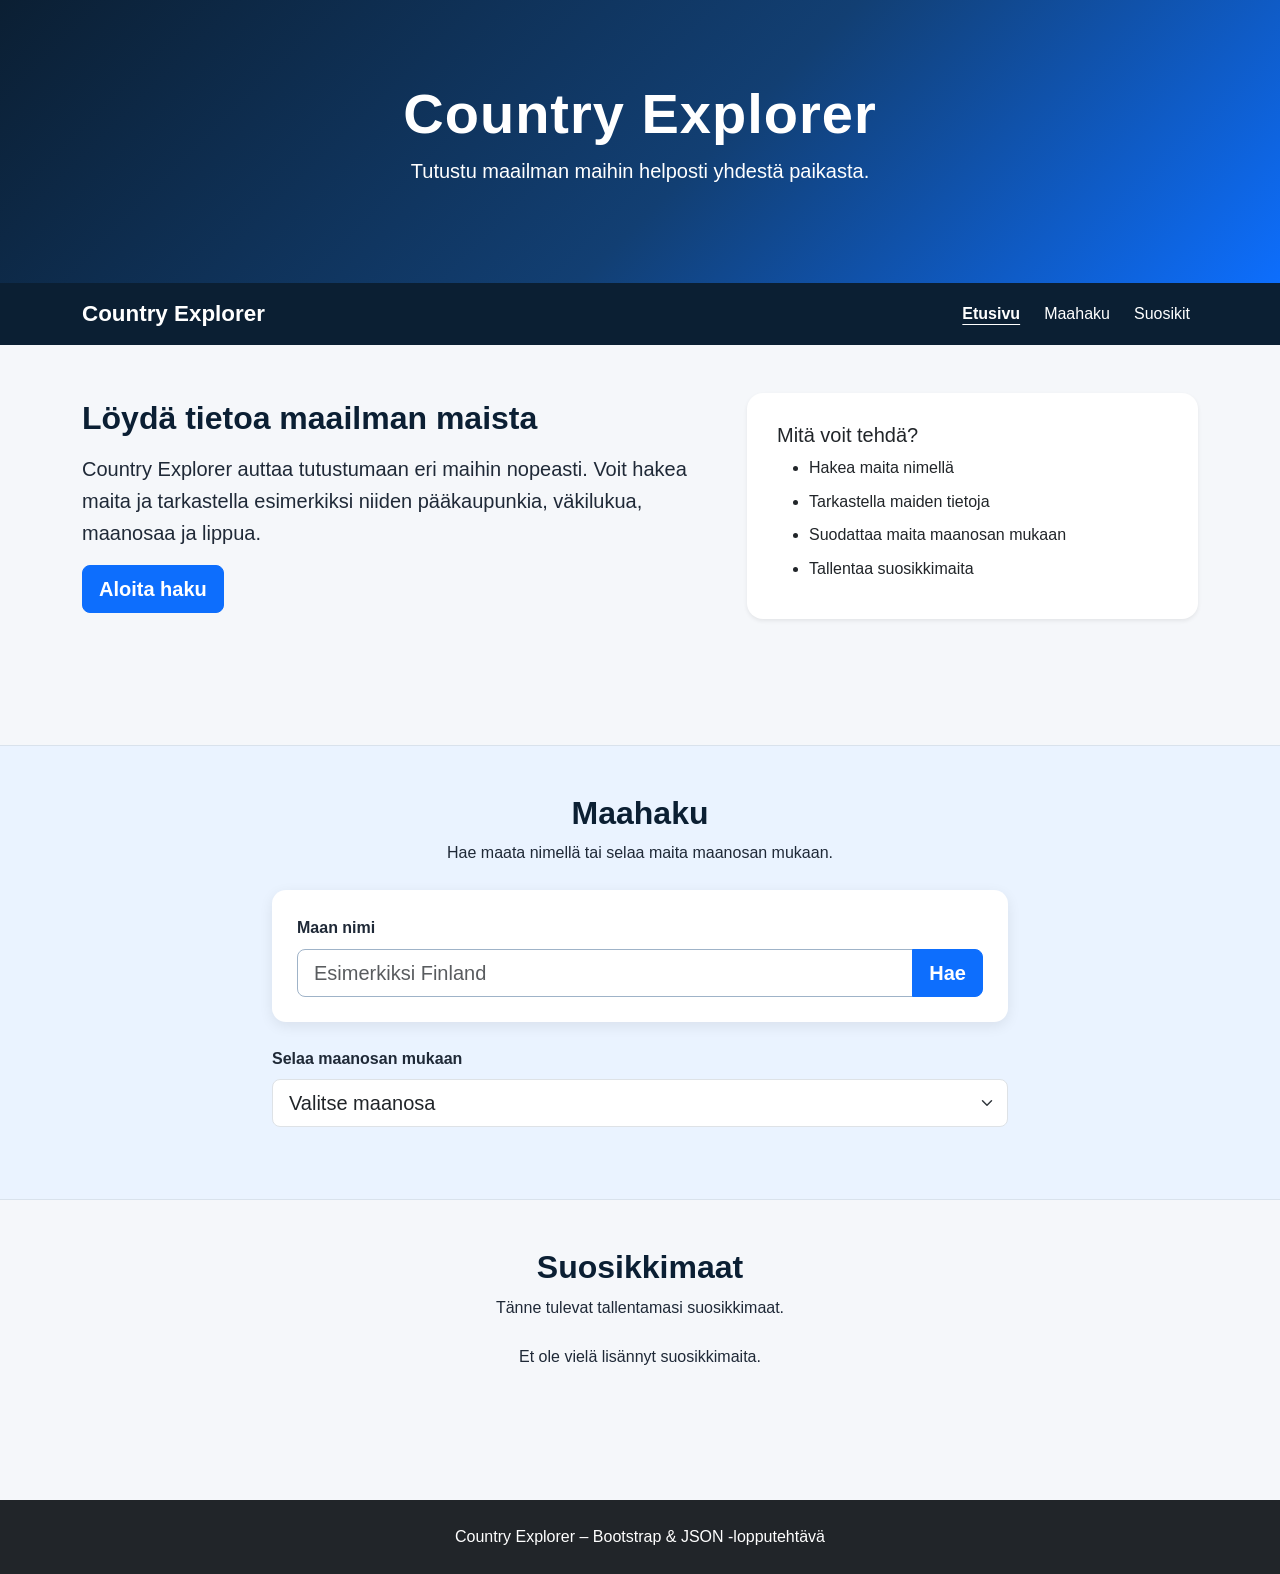
<file: lopputehtava/index.html>
<!doctype html>
<html lang="fi">

<head>
  <meta charset="utf-8">
  <meta name="viewport" content="width=device-width, initial-scale=1">

  <title>Country Explorer</title>

  <!-- Bootstrap 5 -->
  <link
    href="https://cdn.jsdelivr.net/npm/bootstrap@5.3.8/dist/css/bootstrap.min.css"
    rel="stylesheet">

  <!-- Oma CSS -->
  <link rel="stylesheet" href="styles.css">
</head>

<body>

  <!-- Yläosa -->
  <header class="p-5 text-white text-center hero">
    <div class="container">

      <h1 class="display-4 fw-bold">
        Country Explorer
      </h1>

      <p class="lead">
        Tutustu maailman maihin helposti yhdestä paikasta.
      </p>

    </div>
  </header>


  <!-- Navigaatio -->
  <nav class="navbar navbar-expand-lg navbar-dark bg-dark">
    <div class="container">

      <a
        class="navbar-brand fw-bold"
        href="index.html">
        Country Explorer
      </a>

      <!-- Hampurilaispainike -->
      <button
        class="navbar-toggler"
        type="button"
        data-bs-toggle="collapse"
        data-bs-target="#navbarNav"
        aria-controls="navbarNav"
        aria-expanded="false"
        aria-label="Avaa navigaatio">

        <span class="navbar-toggler-icon"></span>
      </button>

      <!-- Navigaation linkit -->
      <div
        class="collapse navbar-collapse"
        id="navbarNav">

        <ul class="navbar-nav ms-auto">

          <li class="nav-item">
            <a
              class="nav-link active"
              href="#etusivu">
              Etusivu
            </a>
          </li>

          <li class="nav-item">
            <a
              class="nav-link"
              href="#haku">
              Maahaku
            </a>
          </li>

          <li class="nav-item">
            <a
              class="nav-link"
              href="#suosikit">
              Suosikit
            </a>
          </li>

        </ul>

      </div>

    </div>
  </nav>


  <!-- Pääsisältö -->
  <main>

    <!-- Esittely -->
    <section
      id="etusivu"
      class="container py-5">

      <div class="row align-items-center">

        <div class="col-lg-7">

          <h2 class="mb-3">
            Löydä tietoa maailman maista
          </h2>

          <p class="lead">
            Country Explorer auttaa tutustumaan eri maihin nopeasti.
            Voit hakea maita ja tarkastella esimerkiksi niiden
            pääkaupunkia, väkilukua, maanosaa ja lippua.
          </p>

          <a
            href="#haku"
            class="btn btn-primary btn-lg">
            Aloita haku
          </a>

        </div>

        <div class="col-lg-5 mt-4 mt-lg-0">

          <div class="card shadow-sm">

            <div class="card-body">

              <h3 class="h5">
                Mitä voit tehdä?
              </h3>

              <ul class="mb-0">
                <li>Hakea maita nimellä</li>
                <li>Tarkastella maiden tietoja</li>
                <li>Suodattaa maita maanosan mukaan</li>
                <li>Tallentaa suosikkimaita</li>
              </ul>

            </div>

          </div>

        </div>

      </div>

    </section>


    <!-- Maahaku -->
    <section
      id="haku"
      class="search-section py-5">

      <div class="container">

        <div class="text-center mb-4">

          <h2>
            Maahaku
          </h2>

          <p>
            Hae maata nimellä tai selaa maita maanosan mukaan.
          </p>

        </div>

        <div class="row justify-content-center">

          <div class="col-lg-8">

            <!-- Maan hakeminen nimellä -->
            <form id="hakuForm">

              <label
                for="maaHaku"
                class="form-label">
                Maan nimi
              </label>

              <div class="input-group input-group-lg">

                <input
                  type="text"
                  class="form-control"
                  id="maaHaku"
                  placeholder="Esimerkiksi Finland">

                <button
                  class="btn btn-primary"
                  type="submit">
                  Hae
                </button>

              </div>

            </form>


            <!-- UUSI: Maanosasuodatus -->
            <div class="mt-4">

              <label
                for="maanosaSuodatin"
                class="form-label">
                Selaa maanosan mukaan
              </label>

              <select
                id="maanosaSuodatin"
                class="form-select form-select-lg">

                <option value="" selected>
                  Valitse maanosa
                </option>

                <option value="Europe">
                  Eurooppa
                </option>

                <option value="Asia">
                  Aasia
                </option>

                <option value="Africa">
                  Afrikka
                </option>

                <option value="Americas">
                  Amerikka
                </option>

                <option value="Oceania">
                  Oseania
                </option>

              </select>

            </div>

          </div>

        </div>


        <!-- JSON-hakutulokset näytetään tässä -->
        <div
          id="hakutulokset"
          class="row g-4 mt-4"
          aria-live="polite">
        </div>

      </div>

    </section>


    <!-- Suosikit -->
    <section
      id="suosikit"
      class="container py-5">

      <div class="text-center mb-4">

        <h2>
          Suosikkimaat
        </h2>

        <p>
          Tänne tulevat tallentamasi suosikkimaat.
        </p>

      </div>

      <!-- Tallennetut suosikkimaat -->
      <div
        id="suosikkiLista"
        class="row g-4">
      </div>

    </section>

  </main>


  <!-- Bootstrap Modal: maan lisätiedot -->
  <div
    class="modal fade"
    id="maanTiedotModal"
    tabindex="-1"
    aria-labelledby="modalOtsikko"
    aria-hidden="true">

    <div class="modal-dialog modal-lg modal-dialog-centered modal-dialog-scrollable">

      <div class="modal-content">

        <!-- Modal-ikkunan otsikko -->
        <div class="modal-header">

          <h2
            class="modal-title fs-5"
            id="modalOtsikko">
            Maan lisätiedot
          </h2>

          <button
            type="button"
            class="btn-close"
            data-bs-dismiss="modal"
            aria-label="Sulje">
          </button>

        </div>

        <!-- Lisätiedot lisätään JavaScriptillä -->
        <div
          class="modal-body"
          id="modalSisalto">

          <p>Valitse maa nähdäksesi lisätiedot.</p>

        </div>

        <!-- Modal-ikkunan alapainike -->
        <div class="modal-footer">

          <button
            type="button"
            class="btn btn-secondary"
            data-bs-dismiss="modal">
            Sulje
          </button>

        </div>

      </div>

    </div>

  </div>


  <!-- Alatunniste -->
  <footer class="bg-dark text-white text-center py-4">

    <div class="container">

      <p class="mb-0">
        Country Explorer – Bootstrap & JSON -lopputehtävä
      </p>

    </div>

  </footer>


  <!-- Bootstrap JavaScript -->
  <script
    src="https://cdn.jsdelivr.net/npm/bootstrap@5.3.8/dist/js/bootstrap.bundle.min.js">
  </script>

  <!-- Oma JavaScript -->
  <script src="script.js?v=3"></script>

</body>

</html>
</file>
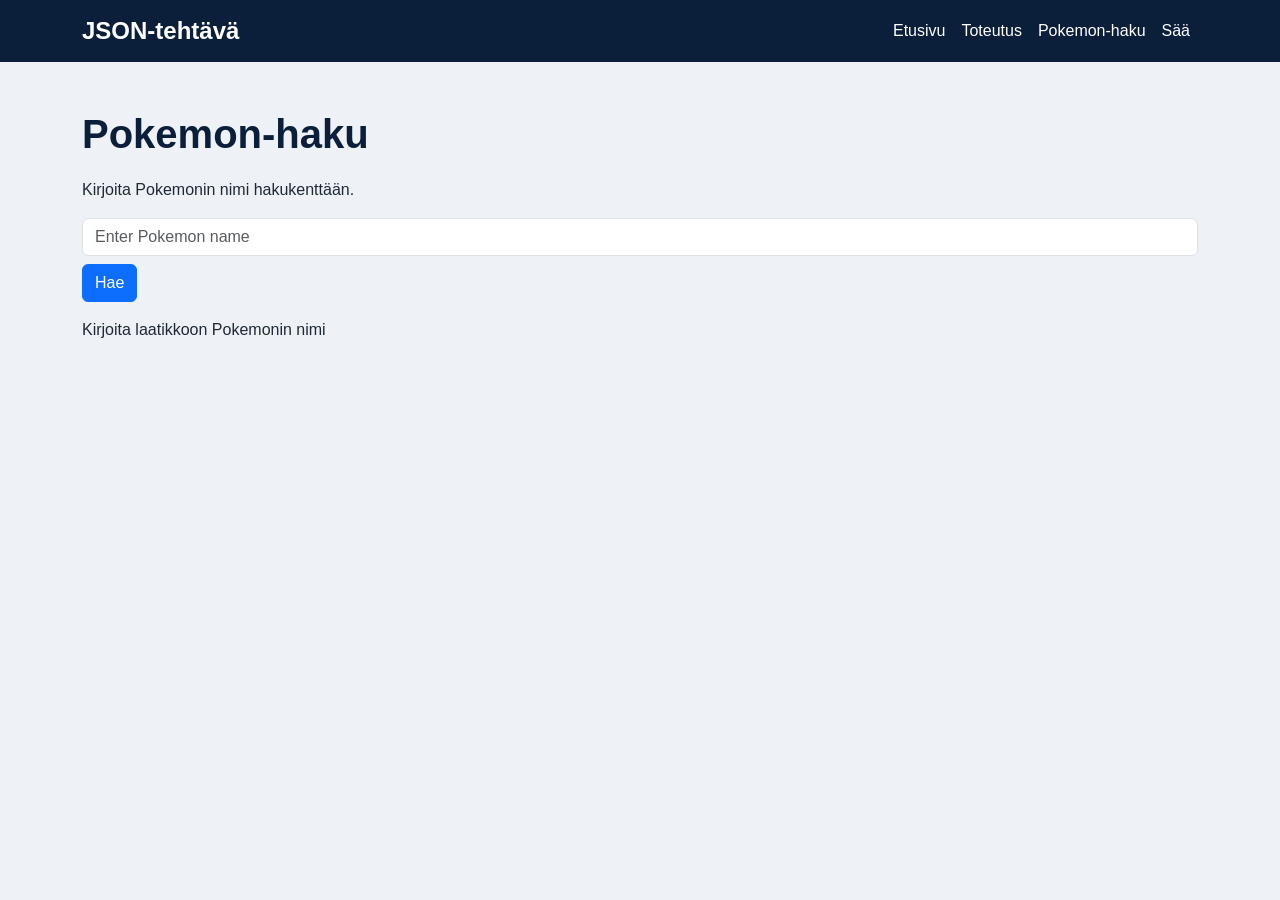
<file: JSON/poke.html>
<!doctype html>
<html lang="fi">

<head>
  <meta charset="utf-8">
  <meta name="viewport" content="width=device-width, initial-scale=1">

  <title>Pokemon-haku</title>

  <!-- Bootstrap CSS -->
  <link
    href="https://cdn.jsdelivr.net/npm/bootstrap@5.3.8/dist/css/bootstrap.min.css"
    rel="stylesheet">

  <!-- Oma CSS -->
  <link rel="stylesheet" href="styles.css">
</head>

<body>

  <!-- Navigaatio -->
  <nav class="navbar navbar-expand-lg navbar-dark">
    <div class="container">

      <a class="navbar-brand" href="index.html">JSON-tehtävä</a>

      <!-- Hampurilaispainike -->
      <button
        class="navbar-toggler"
        type="button"
        data-bs-toggle="collapse"
        data-bs-target="#navbarNav"
        aria-controls="navbarNav"
        aria-expanded="false"
        aria-label="Avaa navigaatio">

        <span class="navbar-toggler-icon"></span>
      </button>

      <!-- Navigaation linkit -->
      <div class="collapse navbar-collapse" id="navbarNav">
        <ul class="navbar-nav ms-auto">

          <li class="nav-item">
            <a class="nav-link" href="index.html">
              Etusivu
            </a>
          </li>

          <li class="nav-item">
            <a class="nav-link" href="toteutus.html">
              Toteutus
            </a>
          </li>

          <li class="nav-item">
            <a
              class="nav-link active"
              href="poke.html"
              aria-current="page">
              Pokemon-haku
            </a>
          </li>

          <li class="nav-item">
            <a class="nav-link" href="saa.html">
              Sää
            </a>
          </li>

        </ul>
      </div>

    </div>
  </nav>


  <!-- Sivun pääsisältö -->
  <main class="container my-5">

    <h1>Pokemon-haku</h1>

    <p>
      Kirjoita Pokemonin nimi hakukenttään.
    </p>

    <!-- Pokemonin hakukenttä -->
    <div class="mb-3">

      <input
        type="text"
        id="pokemonName"
        class="form-control mb-2"
        placeholder="Enter Pokemon name">

      <button
        type="button"
        class="btn btn-primary"
        onclick="poke()">
        Hae
      </button>

    </div>


    <!-- Pokemonin nimi näytetään tässä -->
    <div id="nimi">
      Kirjoita laatikkoon Pokemonin nimi
    </div>

    <!-- Pokemonin kuva näytetään tässä -->
    <div id="kuva2"></div>

    <!-- Käännä-painike tulee tähän vasta haun jälkeen -->
    <div id="kaannaAlue" class="my-3"></div>

    <!-- Pokemonin lisätiedot tulevat tähän käännön jälkeen -->
    <div id="lisatiedot"></div>

  </main>


  <!-- Bootstrap JavaScript -->
  <script
    src="https://cdn.jsdelivr.net/npm/bootstrap@5.3.8/dist/js/bootstrap.bundle.min.js">
  </script>


  <!-- Pokemon-haun JavaScript -->
  <script>

    // Tänne tallennetaan viimeksi haettu Pokemon
    let nykyinenPokemon = null;


    // Funktiota kutsutaan Hae-painikkeesta
    function poke() {

      // Tallennetaan käyttäjän antama nimi
      let name = document
        .getElementById("pokemonName")
        .value
        .trim();

      // Tarkistetaan, ettei hakukenttä ole tyhjä
      if (name === "") {

        document.getElementById("nimi").innerHTML =
          "<p>Kirjoita ensin Pokemonin nimi.</p>";

        return;
      }


      // Muutetaan nimi pieniksi kirjaimiksi API-hakua varten
      const pokeName = name.toLowerCase();


      // Haetaan Pokemonin tiedot PokeAPI:sta
      fetch(`https://pokeapi.co/api/v2/pokemon/${pokeName}`)

        // Tarkistetaan, onnistuiko haku
        .then(function(response) {

          if (!response.ok) {
            throw new Error("Pokemonia ei löytynyt");
          }

          return response.json();
        })

        // Välitetään JSON-vastaus pokekuva-funktiolle
        .then(function(responseJson) {
          pokekuva(responseJson, name);
        })

        // Jos haussa tapahtuu virhe
        .catch(function(error) {

          document.getElementById("nimi").innerHTML =
            "<p>Pokemonia ei löytynyt.</p>";

          document.getElementById("kuva2").innerHTML = "";
          document.getElementById("kaannaAlue").innerHTML = "";
          document.getElementById("lisatiedot").innerHTML = "";

        });

    }


    // Näytetään haetun Pokemonin nimi ja etupuolen kuva
    function pokekuva(obj, name) {

      // Tallennetaan haettu Pokemon myöhempää käyttöä varten
      nykyinenPokemon = obj;

      // Tallennetaan Pokemonin etupuolen kuvan osoite
      let pokeurl = obj.sprites.front_default;

      // Näytetään Pokemonin kuva
      document.getElementById("kuva2").innerHTML =
        '<img src="' +
        pokeurl +
        '" alt="' +
        name +
        '" class="img-fluid">';

      // Näytetään Pokemonin nimi
      document.getElementById("nimi").innerHTML =
        "<h2>" + name + "</h2>";

      // Lisätään Käännä-painike vasta onnistuneen haun jälkeen
      document.getElementById("kaannaAlue").innerHTML =
        '<button type="button" class="btn btn-secondary" onclick="kaanna()">Käännä</button>';

      // Tyhjennetään mahdollisen edellisen Pokemonin lisätiedot
      document.getElementById("lisatiedot").innerHTML = "";

      // Tyhjennetään hakukenttä
      document.getElementById("pokemonName").value = "";

    }


    // Käännetään Pokemon selkäpuolelle ja näytetään lisätiedot
    function kaanna() {

      // Tarkistetaan, että Pokemon on haettu
      if (nykyinenPokemon === null) {
        return;
      }


      // Haetaan Pokemonin selkäpuolen kuva
      let takaKuva = nykyinenPokemon.sprites.back_default;


      // Tarkistetaan, löytyykö selkäpuolen kuva
      if (takaKuva !== null) {

        document.getElementById("kuva2").innerHTML =
          '<img src="' +
          takaKuva +
          '" alt="Pokemon selkäpuolelta" class="img-fluid">';

      } else {

        document.getElementById("kuva2").innerHTML =
          "<p>Selkäpuolen kuvaa ei ole saatavilla.</p>";

      }


      // Selvitetään Pokemonin tyyppi tai tyypit
      let tyypit = "";

      for (let i = 0; i < nykyinenPokemon.types.length; i++) {

        tyypit += nykyinenPokemon.types[i].type.name;

        if (i < nykyinenPokemon.types.length - 1) {
          tyypit += ", ";
        }

      }


      // Näytetään kolme muuta Pokemonin ominaisuutta
      document.getElementById("lisatiedot").innerHTML = `
        <h3>Pokemonin ominaisuudet</h3>

        <p>
          <strong>Tyyppi:</strong>
          ${tyypit}
        </p>

        <p>
          <strong>Pituus:</strong>
          ${nykyinenPokemon.height}
        </p>

        <p>
          <strong>Paino:</strong>
          ${nykyinenPokemon.weight}
        </p>
      `;

    }

  </script>

</body>

</html>
</file>
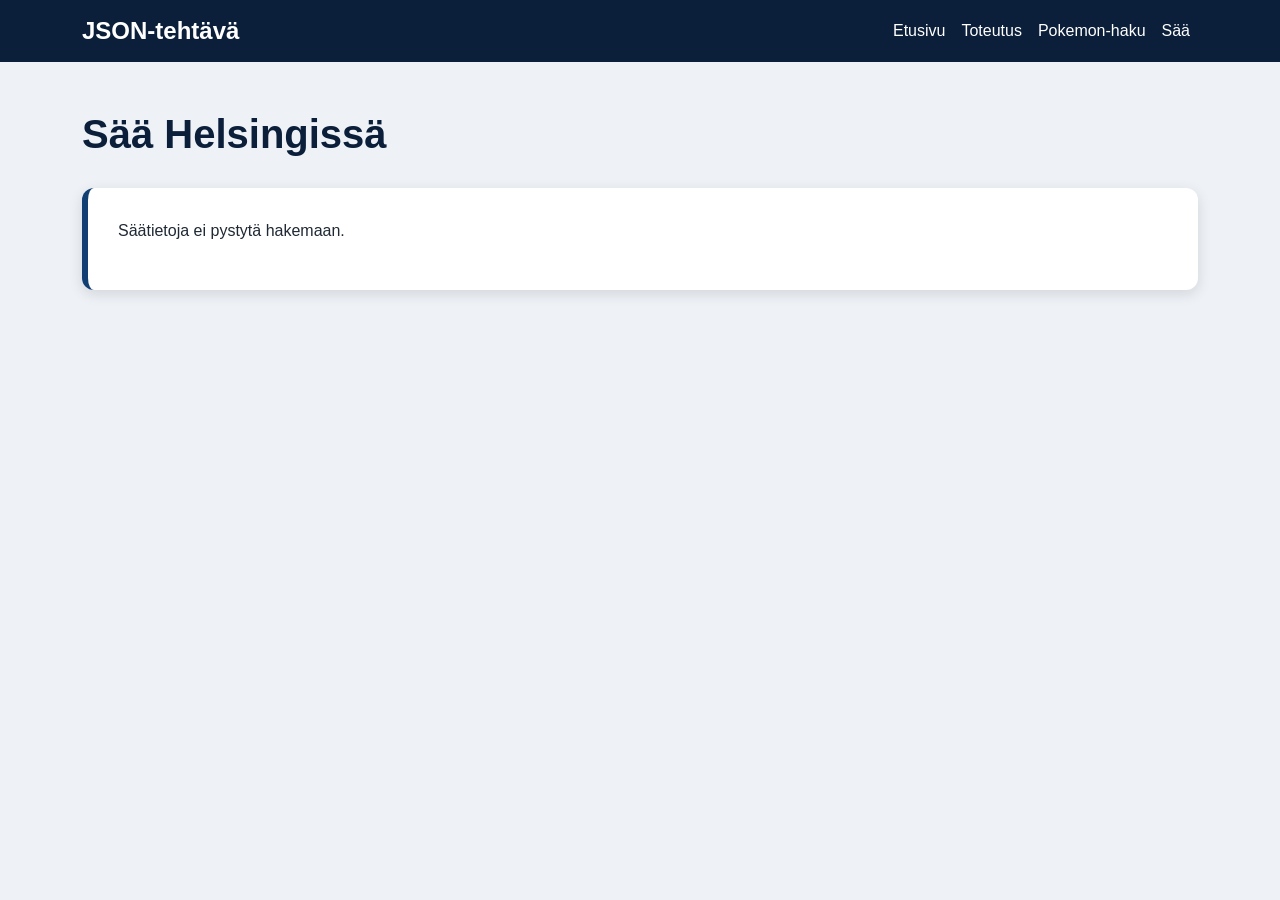
<file: JSON/saa.html>
<!doctype html>
<html lang="fi">

<head>
  <meta charset="utf-8">
  <meta name="viewport" content="width=device-width, initial-scale=1">

  <title>Sää Helsingissä</title>

  <!-- Bootstrap CSS -->
  <link
    href="https://cdn.jsdelivr.net/npm/bootstrap@5.3.8/dist/css/bootstrap.min.css"
    rel="stylesheet">

  <!-- Oma CSS -->
  <link rel="stylesheet" href="styles.css">
</head>

<body>

  <!-- Navigaatio -->
  <nav class="navbar navbar-expand-lg navbar-dark">
    <div class="container">

      <a class="navbar-brand" href="index.html">JSON-tehtävä</a>

      <!-- Hampurilaispainike -->
      <button
        class="navbar-toggler"
        type="button"
        data-bs-toggle="collapse"
        data-bs-target="#navbarNav"
        aria-controls="navbarNav"
        aria-expanded="false"
        aria-label="Avaa navigaatio">

        <span class="navbar-toggler-icon"></span>
      </button>

      <!-- Navigaation linkit -->
      <div class="collapse navbar-collapse" id="navbarNav">
        <ul class="navbar-nav ms-auto">

          <li class="nav-item">
            <a class="nav-link" href="index.html">
              Etusivu
            </a>
          </li>

          <li class="nav-item">
            <a class="nav-link" href="toteutus.html">
              Toteutus
            </a>
          </li>

          <li class="nav-item">
            <a class="nav-link" href="poke.html">
              Pokemon-haku
            </a>
          </li>

          <li class="nav-item">
            <a
              class="nav-link active"
              href="saa.html"
              aria-current="page">
              Sää
            </a>
          </li>

        </ul>
      </div>

    </div>
  </nav>


  <!-- Sivun pääsisältö -->
  <main class="container my-5">

    <h1>Sää Helsingissä</h1>

    <!-- Säätiedot näytetään tässä -->
    <div id="vastaus">
      <p>Säätietoja haetaan...</p>
    </div>

  </main>


  <!-- Bootstrap JavaScript -->
  <script
    src="https://cdn.jsdelivr.net/npm/bootstrap@5.3.8/dist/js/bootstrap.bundle.min.js">
  </script>


  <!-- Säätietojen haku -->
  <script>

    // OpenWeather API-avain
    const apiKey = "665ecd56dfc08dbb50feb8b8f5034e28";

    // Helsingin säätietojen API-osoite
    const url =
      `https://api.openweathermap.org/data/2.5/weather?id=658225&appid=${apiKey}&lang=fi&units=metric`;


    // Haetaan säätiedot OpenWeather-palvelusta
    fetch(url)

      // Muutetaan vastaus JSON-muodosta JavaScript-objektiksi
      .then(function(response) {

        if (!response.ok) {
          throw new Error("Säätietojen hakeminen epäonnistui");
        }

        return response.json();
      })

      // Välitetään säätiedot funktiolle
      .then(function(data) {
        naytaSaa(data);
      })

      // Jos haussa tapahtuu virhe
      .catch(function(error) {

        document.getElementById("vastaus").innerHTML =
          "<p>Säätietoja ei pystytä hakemaan.</p>";

      });


    // Näytetään säätiedot sivulla
    function naytaSaa(data) {

      // Haetaan kellonaika, jolloin sivu ladattiin
      const aika = new Date().toLocaleTimeString(
        "fi-FI",
        {
          hour: "2-digit",
          minute: "2-digit"
        }
      );


      // Haetaan sääikonin tunnus JSON-datasta
      const ikoni = data.weather[0].icon;

      // Muodostetaan sääikonin osoite
      const ikoniUrl =
        `https://openweathermap.org/img/wn/${ikoni}@2x.png`;


      // Rakennetaan sivulle näytettävä sisältö
      let tiedot = `
        <p>
          <strong>Sää kello ${aika}</strong>
        </p>

        <h2>Sää</h2>

        <p>
          ${data.weather[0].description}
        </p>

        <h2>Lämpötila</h2>

        <p>
          ${data.main.temp} °C
        </p>

        <h2>Tuuli</h2>

        <p>
          ${data.wind.speed} m/s
        </p>

        <h2>Sääkuva</h2>

        <img
          src="${ikoniUrl}"
          alt="${data.weather[0].description}">
      `;


      // Tulostetaan tiedot sivulle
      document.getElementById("vastaus").innerHTML = tiedot;
    }

  </script>

</body>

</html>
</file>
<file: lopputehtava/styles.css>
/* ------------------------------
   Country Explorer - oma ulkoasu
------------------------------ */

/* Sivuston värit */
:root {
  --dark-blue: #0b1f33;
  --blue: #0d6efd;
  --light-blue: #eaf3ff;
  --light-bg: #f5f7fa;
  --text-color: #1f2937;
  --white: #ffffff;
  --border-color: #d9e2ec;
}


/* ------------------------------
   Yleiset tyylit
------------------------------ */

html {
  scroll-behavior: smooth;
}

body {
  margin: 0;
  background-color: var(--light-bg);
  color: var(--text-color);
  font-family: Arial, Helvetica, sans-serif;
  line-height: 1.6;
}


/* ------------------------------
   Hero / sivun yläosa
------------------------------ */

.hero {
  background:
    linear-gradient(
      135deg,
      #0b1f33 0%,
      #123f73 55%,
      #0d6efd 100%
    );
  padding-top: 80px !important;
  padding-bottom: 80px !important;
}

.hero h1 {
  letter-spacing: 1px;
}

.hero p {
  max-width: 650px;
  margin-left: auto;
  margin-right: auto;
}


/* ------------------------------
   Navigaatio
------------------------------ */

.navbar {
  background-color: var(--dark-blue) !important;
}

.navbar-brand {
  font-size: 1.4rem;
}

.navbar .nav-link {
  color: #ffffff;
  margin-left: 8px;
}

.navbar .nav-link:hover,
.navbar .nav-link:focus {
  color: #b9d8ff;
}

.navbar .nav-link.active {
  color: #ffffff;
  font-weight: bold;
  text-decoration: underline;
  text-underline-offset: 5px;
}


/* ------------------------------
   Otsikot
------------------------------ */

h1,
h2,
h3 {
  font-weight: 700;
}

h2 {
  color: var(--dark-blue);
}


/* ------------------------------
   Etusivun esittely
------------------------------ */

#etusivu {
  min-height: 400px;
}

#etusivu .card {
  border: 0;
  border-radius: 16px;
}

#etusivu .card-body {
  padding: 30px;
}

#etusivu li {
  margin-bottom: 8px;
}


/* ------------------------------
   Painikkeet
------------------------------ */

.btn-primary {
  background-color: #0d6efd;
  border-color: #0d6efd;
  font-weight: 600;
}

.btn-primary:hover {
  background-color: #0a58ca;
  border-color: #0a58ca;
}


/* ------------------------------
   Maahaku
------------------------------ */

.search-section {
  background-color: var(--light-blue);
  border-top: 1px solid var(--border-color);
  border-bottom: 1px solid var(--border-color);
}

#hakuForm {
  background-color: var(--white);
  padding: 25px;
  border-radius: 14px;
  box-shadow: 0 4px 14px rgba(0, 0, 0, 0.08);
}

.form-label {
  font-weight: 600;
}

.form-control {
  border-color: #9fb3c8;
}

.form-control:focus {
  border-color: #0d6efd;
  box-shadow: 0 0 0 0.2rem rgba(13, 110, 253, 0.2);
}


/* ------------------------------
   Maakortit
   Näitä käytetään myöhemmin
   JSON-hakutuloksissa
------------------------------ */

.country-card {
  height: 100%;
  border: 0;
  border-radius: 16px;
  overflow: hidden;
  background-color: var(--white);
  box-shadow: 0 4px 14px rgba(0, 0, 0, 0.10);
  transition:
    transform 0.2s ease,
    box-shadow 0.2s ease;
}

.country-card:hover {
  transform: translateY(-4px);
  box-shadow: 0 8px 20px rgba(0, 0, 0, 0.14);
}

.country-card img {
  width: 100%;
  height: 190px;
  object-fit: cover;
  border-bottom: 1px solid var(--border-color);
}

.country-card .card-body {
  padding: 22px;
}

.country-card .card-title {
  color: var(--dark-blue);
  font-weight: bold;
}

.country-card p {
  margin-bottom: 7px;
}


/* ------------------------------
   Suosikit
------------------------------ */

#suosikit {
  min-height: 300px;
}

.favorite-button {
  width: 100%;
  margin-top: 12px;
}


/* ------------------------------
   Virhe- ja ilmoitusviestit
------------------------------ */

.message-box {
  background-color: var(--white);
  border-left: 5px solid var(--blue);
  border-radius: 8px;
  padding: 18px;
  margin-top: 25px;
}


/* ------------------------------
   Footer
------------------------------ */

footer {
  background-color: var(--dark-blue) !important;
}


/* ------------------------------
   Saavutettavuus
------------------------------ */

/* Näkyvä fokus näppäimistökäyttäjille */
a:focus-visible,
button:focus-visible,
input:focus-visible {
  outline: 3px solid #ffbf47;
  outline-offset: 3px;
}


/* ------------------------------
   Responsiivisuus
------------------------------ */

@media (max-width: 768px) {

  .hero {
    padding-top: 55px !important;
    padding-bottom: 55px !important;
  }

  .hero h1 {
    font-size: 2.4rem;
  }

  #etusivu {
    min-height: auto;
  }

  #hakuForm {
    padding: 20px;
  }

  .country-card img {
    height: 170px;
  }

}


@media (max-width: 576px) {

  .hero h1 {
    font-size: 2rem;
  }

  .hero p {
    font-size: 1rem;
  }

  h2 {
    font-size: 1.6rem;
  }

  .input-group {
    display: block;
  }

  .input-group .form-control {
    width: 100%;
    border-radius: 8px !important;
    margin-bottom: 10px;
  }

  .input-group .btn {
    width: 100%;
    border-radius: 8px !important;
  }

}
</file>
<file: JSON/styles.css>
/* Sivuston yleinen ulkoasu */
body {
  background-color: #eef2f7;
  color: #1f2933;
  font-family: Arial, Helvetica, sans-serif;
}

/* Navigaatio */
.navbar {
  background-color: #0b1f3a !important;
}

.navbar-brand {
  color: #ffffff !important;
  font-weight: bold;
  font-size: 1.5rem;
}

.navbar .nav-link {
  color: #ffffff !important;
}

.navbar .nav-link:hover {
  color: #b9d6ff !important;
}

/* Pääsisältö */
main {
  max-width: 900px;
}

/* Sivun pääotsikko */
h1 {
  color: #0b1f3a;
  font-weight: bold;
  margin-bottom: 20px;
}

/* JSON-datan otsikot */
h2,
h3 {
  color: #123f73;
  font-weight: bold;
}

/* JSON-sisällön laatikko */
#vastaus {
  background-color: #ffffff;
  padding: 30px;
  margin-top: 30px;
  border-radius: 12px;
  border-left: 6px solid #123f73;
  box-shadow: 0 4px 14px rgba(0, 0, 0, 0.12);
}

/* JSONista tuleva kuva */
#vastaus img {
  display: block;
  margin-top: 15px;
  margin-bottom: 25px;
  border-radius: 10px;
  border: 1px solid #cbd5e1;
  box-shadow: 0 4px 10px rgba(0, 0, 0, 0.15);
}

/* Tekstit */
#vastaus p {
  line-height: 1.6;
}

/* Listat */
#vastaus ul {
  padding-left: 25px;
}

#vastaus li {
  margin-bottom: 8px;
}

/* Linkit */
#vastaus a {
  color: #0056b3;
  font-weight: 600;
  text-decoration: underline;
}

#vastaus a:hover {
  color: #003b7a;
}

/* Näppäimistökäytön fokus */
a:focus,
button:focus {
  outline: 3px solid #ffbf47;
  outline-offset: 3px;
}

/* Mobiilinäkymä */
@media (max-width: 576px) {

  #vastaus {
    padding: 20px;
  }

  h1 {
    font-size: 1.8rem;
  }

  h2 {
    font-size: 1.5rem;
  }

  h3 {
    font-size: 1.25rem;
  }

}
</file>
